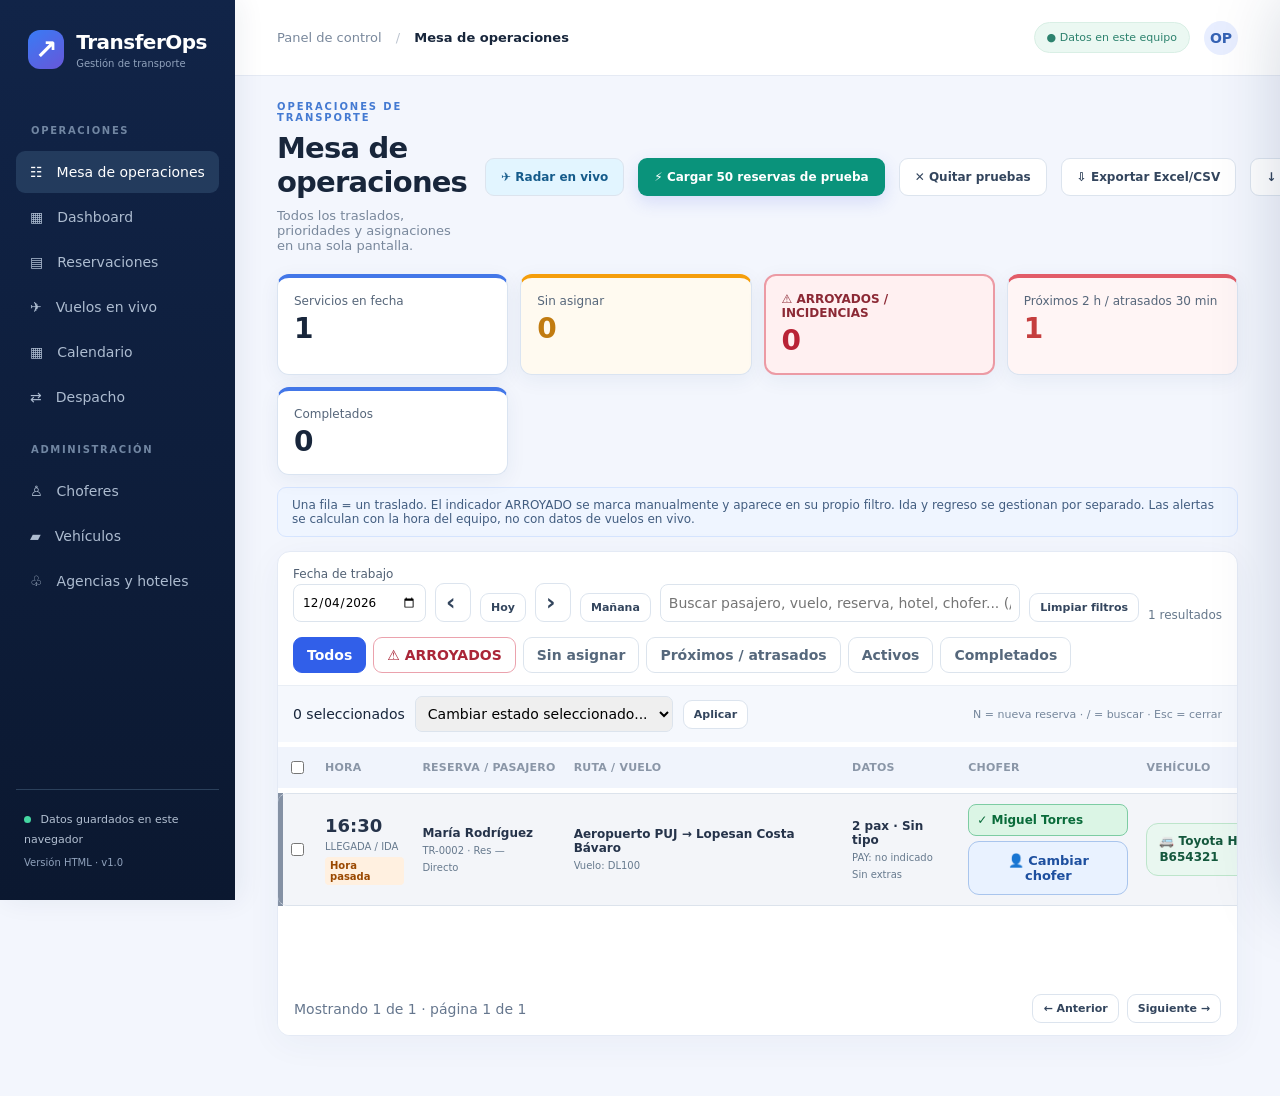
<file: index.html>
<!doctype html>
<html lang="es"><head><meta charset="UTF-8"><meta name="viewport" content="width=device-width, initial-scale=1"><meta name="theme-color" content="#101f34"><title>TransferOps | Gestión de transporte</title><link rel="stylesheet" href="styles.css"><link rel="stylesheet" href="pc-pro.css"></head>
<body>
<div class="layout">
<aside class="sidebar" id="sidebar"><div class="brand"><div class="brand-icon">↗</div><div><strong>TransferOps</strong><small>Gestión de transporte</small></div></div><div class="nav-title">OPERACIONES</div><nav id="nav"><button class="nav-item active" data-view="mesa">☷ <span>Mesa de operaciones</span></button><button class="nav-item" data-view="dashboard">▦ <span>Dashboard</span></button><button class="nav-item" data-view="reservas">▤ <span>Reservaciones</span></button><a class="nav-item" href="vuelos.html" style="text-decoration:none">✈ <span>Vuelos en vivo</span></a><button class="nav-item" data-view="calendario">▦ <span>Calendario</span></button><button class="nav-item" data-view="despacho">⇄ <span>Despacho</span></button><div class="nav-title">ADMINISTRACIÓN</div><button class="nav-item" data-view="choferes">♙ <span>Choferes</span></button><button class="nav-item" data-view="vehiculos">▰ <span>Vehículos</span></button><button class="nav-item" data-view="agencias">♧ <span>Agencias y hoteles</span></button></nav><div class="sidebar-bottom"><span class="status-dot"></span> Datos guardados en este navegador <small>Versión HTML · v1.0</small></div></aside>
<div class="main-wrap"><header class="topbar"><div class="top-left"><button id="menuToggle" class="icon-button mobile-only" aria-label="Abrir menú">☰</button><div class="breadcrumb">Panel de control <span>/</span> <b id="breadcrumb">Mesa de operaciones</b></div></div><div class="top-right"><span class="live-pill">● Datos en este equipo</span><div class="avatar">OP</div></div></header>
<main class="content"><div class="head-row"><div><div class="eyebrow">OPERACIONES DE TRANSPORTE</div><h1 id="pageTitle">Mesa de operaciones</h1><p id="pageSubtitle">Visualiza y administra todos tus servicios desde un solo lugar.</p></div><div class="head-actions"><a class="btn btn-light" href="vuelos.html" style="text-decoration:none;background:#e2f5ff;color:#155b8b">✈ Radar en vivo</a><button class="btn btn-primary" id="loadDemoBtn" style="background:#0a937b;color:white">⚡ Cargar 50 reservas de prueba</button><button class="btn btn-light" id="removeDemoBtn" title="Elimina solamente las reservas TEST- y los recursos de prueba">✕ Quitar pruebas</button><button class="btn btn-light" id="csvBtn">⇩ Exportar Excel/CSV</button><button class="btn btn-light" id="exportBtn">↓ Respaldo</button><button class="btn btn-primary" id="newBookingBtn">＋ Nueva reserva</button></div></div><div id="content"></div></main></div></div>
<div class="modal-backdrop hidden" id="modal"><div class="modal" role="dialog" aria-modal="true" aria-labelledby="modalTitle"><div class="modal-head"><div><div class="eyebrow">GESTIÓN DE SERVICIOS</div><h2 id="modalTitle">Nueva reservación</h2></div><button class="icon-button" id="closeModal" aria-label="Cerrar">✕</button></div><form id="bookingForm"><input type="hidden" name="id"><div class="form-grid"><label>Nombre del pasajero *<input name="passenger" required maxlength="100" placeholder="Ej. Juan Pérez"></label><label>Teléfono / WhatsApp<input name="phone" placeholder="809-000-0000"></label><label>Origen comercial<select name="source" id="sourceSelect"><option value="directo">Cliente directo</option><option value="agencia">Agencia</option><option value="hotel">Hotel</option></select></label><label>Agencia u hotel<select name="agencyId" id="agencySelect"><option value="">Sin intermediario</option></select></label><label>Referencia de reserva (Res)<input name="externalRef" maxlength="60" placeholder="Ej. 97337"></label><label>Estado de pago (PAY)<select name="paymentStatus"><option value="no_indicado">No indicado (—)</option><option value="pendiente">Pendiente</option><option value="pagado">Pagado</option><option value="parcial">Pago parcial</option><option value="cobrar_chofer">Cobrar al chofer</option></select></label><label>Pasajeros *<input name="pax" type="number" min="1" max="100" value="2" required></label><label>Tipo de servicio<select name="tripType" id="tripType"><option value="solo_ida">Solo ida</option><option value="ida_vuelta">Ida y vuelta</option></select></label></div><div class="form-section-title">TRAYECTO DE IDA</div><div class="form-grid"><label>Origen *<input name="origin" required placeholder="Aeropuerto PUJ"></label><label>Destino *<input name="destination" required placeholder="Hotel / dirección"></label><label>Fecha y hora *<input type="datetime-local" name="departure" required></label><label>Vuelo<input name="flight" placeholder="Ej. AA123"></label><label>Vehículo solicitado (VEH)<input name="requestedVehicle" maxlength="80" placeholder="Ej. HIACE"></label><label>Habitación / dato adicional<input name="room" maxlength="80" placeholder="Si aplica"></label><label>Precio (USD)<input name="price" type="number" min="0" step="0.01" value="0"></label><label>Duración estimada (min)<input name="duration" type="number" min="15" max="1440" value="90"></label></div><div class="return-box hidden" id="returnBox"><div class="form-section-title">TRAYECTO DE REGRESO</div><div class="form-grid"><label>Fecha y hora de regreso *<input type="datetime-local" name="returnDeparture"></label><label>Vuelo de regreso<input name="returnFlight" placeholder="Ej. AA456"></label><label>Precio regreso (USD)<input name="returnPrice" type="number" min="0" step="0.01" value="0"></label><label>Duración estimada (min)<input name="returnDuration" type="number" min="15" max="1440" value="90"></label></div><div class="form-hint">El regreso invierte automáticamente el origen y destino de la ida.</div></div><label class="full-label">Extras / indicaciones del comprobante<input name="extras" maxlength="300" placeholder="Ej. X1 XV RUM / X2 SIX PACK"></label><label class="full-label">Observaciones<textarea name="notes" rows="2" placeholder="Instrucciones, silla para bebé, punto de encuentro..."></textarea></label><div class="form-actions"><button type="button" class="btn btn-light" id="cancelModal">Cancelar</button><button type="submit" class="btn btn-primary">Guardar reservación</button></div></form></div></div>
<nav class="mobile-dock" aria-label="Navegación rápida"><button data-dock="mesa" class="dock-active"><span>▤</span>Mesa</button><button data-dock="reservas"><span>▣</span>Reservas</button><button data-dock="calendario"><span>▦</span>Agenda</button><button data-dock="despacho"><span>⇄</span>Despacho</button><button data-dock="nuevo" class="dock-new"><span>＋</span>Nueva</button></nav>
<div class="quick-backdrop hidden" id="quickBackdrop"></div><aside id="quickPanel" class="quick-panel" role="dialog" aria-modal="true" aria-label="Detalle del traslado" aria-hidden="true"><div id="quickContent"></div></aside><div class="driver-picker-backdrop hidden" id="driverPicker" role="dialog" aria-modal="true" aria-labelledby="driverPickerTitle"><section class="driver-picker"><div class="driver-picker-head"><div><small>ASIGNACIÓN RÁPIDA</small><h2 id="driverPickerTitle">Asignar chofer</h2><p id="driverPickerSubtitle"></p></div><button id="closeDriverPicker" class="driver-picker-close" aria-label="Cerrar">✕</button></div><input id="driverPickerSearch" type="search" placeholder="🔎 Buscar chofer o placa…" autocomplete="off"><div class="driver-picker-list" id="driverPickerList"></div><div class="driver-picker-footer"><button id="removeAssignedDriver" class="driver-picker-remove" hidden>Quitar chofer asignado</button><span>El vehículo se asigna automáticamente</span></div></section></div><div id="toast" class="toast hidden" role="status"></div><script src="demo-50.js"></script><script src="app.js"></script></body></html>
</file>
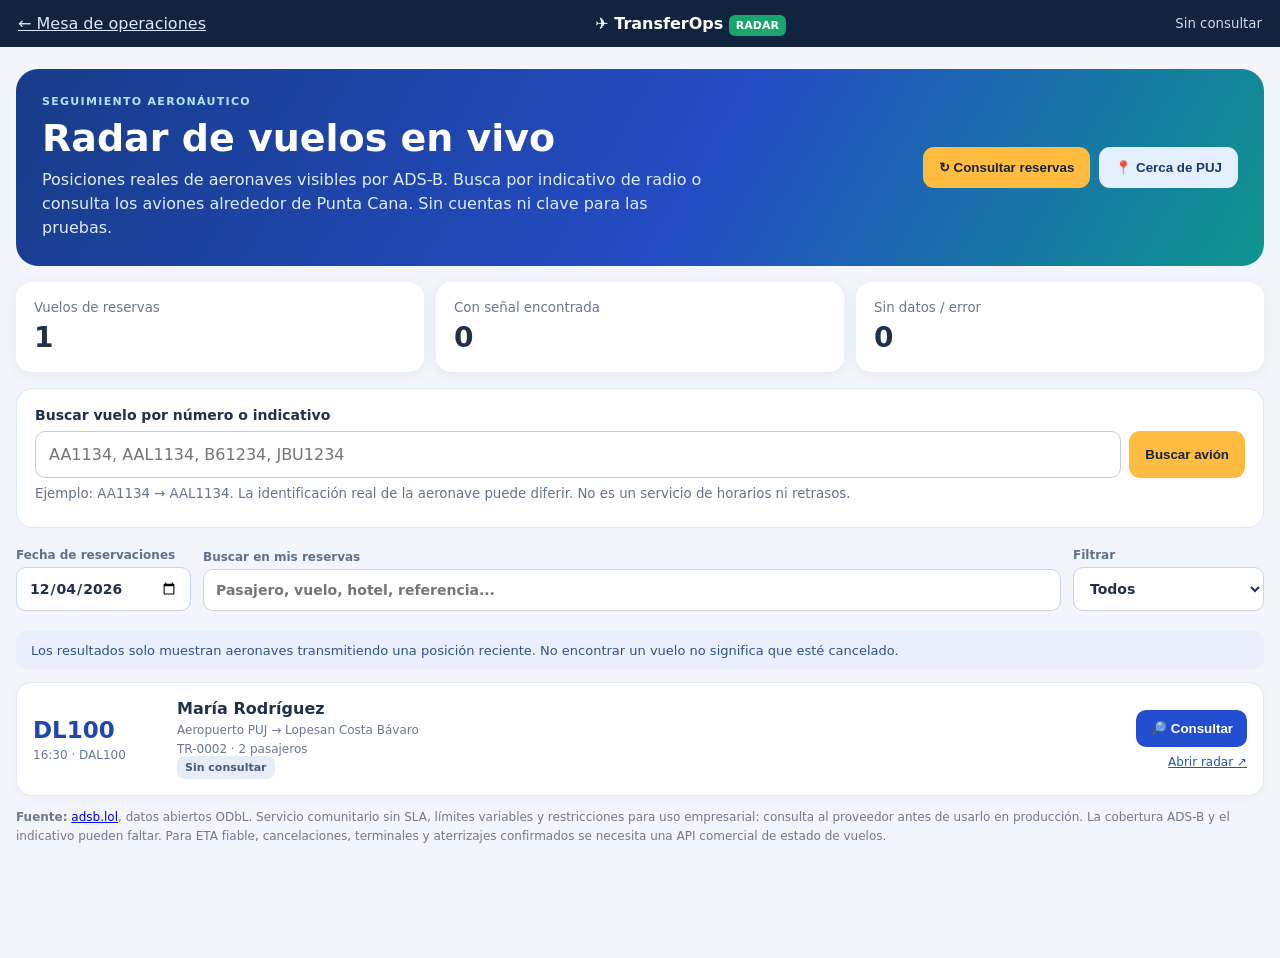
<file: vuelos.html>
<!doctype html><html lang="es"><head><meta charset="utf-8"><meta name="viewport" content="width=device-width, initial-scale=1"><meta name="theme-color" content="#153769"><title>Radar de vuelos | TransferOps</title><link rel="stylesheet" href="vuelos.css"></head><body>
<header class="bar"><a class="back" href="index.html">← Mesa de operaciones</a><strong>✈ TransferOps <span>RADAR</span></strong><small id="serverStatus">Sin consultar</small></header>
<main><section class="hero"><div><div class="eyebrow">SEGUIMIENTO AERONÁUTICO</div><h1>Radar de vuelos en vivo</h1><p>Posiciones reales de aeronaves visibles por ADS-B. Busca por indicativo de radio o consulta los aviones alrededor de Punta Cana. Sin cuentas ni clave para las pruebas.</p></div><div class="actions"><button id="refreshBtn" class="primary" type="button">↻ Consultar reservas</button><button id="nearbyBtn" type="button">📍 Cerca de PUJ</button></div></section>
<section class="stats"><div><small>Vuelos de reservas</small><b id="total">0</b></div><div><small>Con señal encontrada</small><b id="checked">0</b></div><div><small>Sin datos / error</small><b id="alert">0</b></div></section>
<section class="quicksearch"><label for="manual">Buscar vuelo por número o indicativo</label><div class="quickrow"><input id="manual" placeholder="AA1134, AAL1134, B61234, JBU1234" autocomplete="off" aria-label="Vuelo"><button id="manualBtn" class="primary">Buscar avión</button></div><small>Ejemplo: AA1134 → AAL1134. La identificación real de la aeronave puede diferir. No es un servicio de horarios ni retrasos.</small><div id="manualResult"></div></section>
<section class="filters"><label>Fecha de reservaciones<input type="date" id="date"></label><label>Buscar en mis reservas<input type="search" id="search" placeholder="Pasajero, vuelo, hotel, referencia..."></label><label>Filtrar<select id="filter"><option value="all">Todos</option><option value="found">Con señal</option><option value="pending">Sin consultar</option><option value="missing">Sin señal / errores</option></select></label></section>
<div class="notice" id="notice" role="status">Los resultados solo muestran aeronaves transmitiendo una posición reciente. No encontrar un vuelo no significa que esté cancelado.</div><div id="list" class="list"></div>
<section class="nearby" id="nearbySection" hidden><h2>🛫 Aeronaves próximas a Punta Cana <span id="nearbyCount"></span></h2><p>Radio aproximado de 45 millas náuticas alrededor de PUJ. Esto incluye vuelos que pasan por la zona; no confirma que aterricen en el aeropuerto.</p><div id="nearbyList" class="nearby-grid"></div></section>
<p class="foot"><strong>Fuente:</strong> <a href="https://www.adsb.lol/" target="_blank" rel="noopener">adsb.lol</a>, datos abiertos ODbL. Servicio comunitario sin SLA, límites variables y restricciones para uso empresarial: consulta al proveedor antes de usarlo en producción. La cobertura ADS-B y el indicativo pueden faltar. Para ETA fiable, cancelaciones, terminales y aterrizajes confirmados se necesita una API comercial de estado de vuelos.</p></main>
<script src="vuelos.js"></script></body></html>
</file>
<file: styles.css>
:root{--navy:#101f34;--blue:#2366d1;--blue-light:#e9f0ff;--ink:#18263b;--muted:#79889c;--line:#e6ebf2;--canvas:#f6f8fc;--white:#fff;--green:#14856c;--red:#d95757}*{box-sizing:border-box}body{margin:0;font-family:Inter,ui-sans-serif,system-ui,-apple-system,"Segoe UI",Arial,sans-serif;background:var(--canvas);color:var(--ink);font-size:14px}button,input,select,textarea{font:inherit}button{cursor:pointer}.layout{display:flex;min-height:100vh}.sidebar{width:249px;flex:none;background:var(--navy);color:#dbe6f5;display:flex;flex-direction:column;padding:28px 16px;position:sticky;top:0;height:100vh}.brand{display:flex;align-items:center;gap:12px;padding:2px 12px 33px}.brand-icon{width:39px;height:39px;background:#387de2;border-radius:12px;display:grid;place-items:center;font-size:27px;font-weight:800;color:#fff}.brand strong{font-size:20px;letter-spacing:-.5px;color:#fff}.brand small,.sidebar-bottom small{display:block;font-size:10px;color:#90a2bc;margin-top:4px}.nav-title{font-size:10px;letter-spacing:1.65px;color:#7186a2;padding:23px 15px 12px;font-weight:800}.nav-item{display:flex;align-items:center;gap:14px;border:0;width:100%;padding:13px 14px;border-radius:9px;color:#adbcd0;background:transparent;text-align:left;font-size:14px;margin:3px 0}.nav-item:first-letter{font-size:19px}.nav-item.active,.nav-item:hover{background:#233b5d;color:#fff}.sidebar-bottom{margin-top:auto;font-size:11px;border-top:1px solid #2b405b;padding:20px 8px 0;color:#b3c0d2;line-height:1.8}.status-dot{display:inline-block;width:7px;height:7px;border-radius:50%;background:#45d7a2;margin-right:6px}.main-wrap{flex:1;min-width:0}.topbar{height:76px;background:#fff;border-bottom:1px solid var(--line);display:flex;align-items:center;justify-content:space-between;padding:0 42px}.breadcrumb{color:var(--muted);font-size:13px}.breadcrumb span{margin:0 10px;color:#bdc5d0}.breadcrumb b{color:var(--ink)}.top-right,.head-actions,.top-left{display:flex;align-items:center;gap:14px}.live-pill{color:#2d826e;background:#ebf8f2;border:1px solid #d9efe5;font-size:11px;padding:8px 12px;border-radius:30px}.avatar{width:34px;height:34px;background:#e8eeff;color:#3562b4;font-weight:700;border-radius:50%;display:grid;place-items:center}.content{max-width:1600px;margin:0 auto;padding:38px 42px}.head-row{display:flex;justify-content:space-between;align-items:center;gap:18px;margin-bottom:30px}.eyebrow{font-size:10px;letter-spacing:1.9px;font-weight:800;color:#447ad2;margin-bottom:8px}.head-row h1{font-size:29px;margin:0;letter-spacing:-.8px}.head-row p{color:var(--muted);margin:9px 0 0;font-size:13px}.btn{border:1px solid transparent;display:inline-flex;align-items:center;gap:7px;border-radius:9px;padding:11px 15px;font-size:12px;font-weight:700;white-space:nowrap}.btn-primary{background:var(--blue);color:white}.btn-primary:hover{background:#1757bc}.btn-light{background:#fff;border-color:#dce4ee;color:#33455d}.btn-light:hover{background:#f2f6fd}.btn-sm{font-size:11px;padding:7px 10px}.stats{display:grid;grid-template-columns:repeat(4,minmax(0,1fr));gap:17px;margin-bottom:24px}.stat{background:#fff;border:1px solid var(--line);border-radius:13px;padding:22px;position:relative;min-height:128px}.stat span{color:var(--muted);font-size:12px}.stat b{display:block;font-size:30px;margin-top:13px;letter-spacing:-1px}.stat i{position:absolute;right:19px;top:18px;background:#f0f5fe;color:#4279d3;border-radius:10px;padding:9px;font-style:normal;font-size:18px}.section{background:#fff;border:1px solid var(--line);border-radius:13px;margin-bottom:22px;overflow:hidden}.section-head{padding:21px 23px;border-bottom:1px solid var(--line);display:flex;align-items:center;justify-content:space-between;gap:15px}.section-head h2{font-size:15px;margin:0}.section-head p{font-size:12px;color:var(--muted);margin:6px 0 0}.section-body{padding:22px}.table-scroll{overflow-x:auto}.table{width:100%;border-collapse:collapse;text-align:left}.table th{background:#f9fbfd;color:#8a96a7;font-size:10px;letter-spacing:.7px;font-weight:800;text-transform:uppercase;padding:13px 18px;white-space:nowrap}.table td{padding:16px 18px;border-top:1px solid #edf0f5;font-size:12px;vertical-align:middle}.table strong{display:block;color:#25334a}.secondary{color:var(--muted);font-size:11px;margin-top:5px}.badge{display:inline-block;border-radius:6px;font-size:10px;font-weight:700;padding:6px 9px;white-space:nowrap;background:#f0f2f6;color:#65758a}.badge.confirmada,.badge.asignado{background:#eaf1ff;color:#376cbe}.badge.en_camino,.badge.en_curso,.badge.pasajero_a_bordo{background:#e7f7f3;color:#13866e}.badge.completado{background:#e7f7ed;color:#208350}.badge.cancelado{background:#ffebeb;color:#cb4e4e}.badge.pendiente{background:#fff4e3;color:#ac7427}.toolbar{display:flex;gap:10px;align-items:center;flex-wrap:wrap;padding:17px 20px;border-bottom:1px solid var(--line)}.toolbar input,.toolbar select,.simple-form input,.simple-form select{background:white;border:1px solid #dfe6ee;border-radius:8px;padding:10px 12px;outline-color:#2366d1;color:#34445a;min-width:125px}.toolbar input{flex:1;min-width:180px}.empty{padding:45px 20px;text-align:center;color:var(--muted)}.empty strong{display:block;margin-bottom:8px;color:var(--ink)}.link-button{color:#2569d2;background:transparent;border:none;font-weight:700;font-size:12px;padding:5px}.actions{display:flex;align-items:center;gap:5px}.mini-row{display:grid;grid-template-columns:1fr 1fr;gap:20px}.summary-list{display:flex;flex-direction:column;gap:12px}.summary-item{padding:12px;border:1px solid var(--line);border-radius:9px;display:flex;justify-content:space-between;gap:10px;align-items:center}.summary-item b{font-size:12px}.summary-item span{font-size:11px;color:var(--muted)}.modal-backdrop{position:fixed;inset:0;background:#0e1a2cb8;z-index:20;display:flex;align-items:center;justify-content:center;padding:18px}.hidden{display:none!important}.modal{background:#fff;border-radius:16px;max-width:760px;width:100%;max-height:94vh;overflow:auto;box-shadow:0 30px 90px #0004}.modal-head{padding:24px 28px 18px;border-bottom:1px solid var(--line);display:flex;justify-content:space-between;align-items:center}.modal-head h2{margin:0;font-size:21px}.icon-button{border:1px solid var(--line);border-radius:9px;background:#fff;padding:8px 11px}.modal form{padding:23px 28px 28px}.form-grid{display:grid;grid-template-columns:1fr 1fr;gap:16px}.form-grid label,.full-label{display:flex;flex-direction:column;gap:7px;font-size:11px;font-weight:700;color:#45566d}.form-grid input,.form-grid select,.full-label textarea{border:1px solid #dce5f1;border-radius:8px;padding:11px 12px;width:100%;font-weight:400;color:#203047;background:#fff}.form-grid input:focus,.form-grid select:focus,textarea:focus{outline:2px solid #adccff}.form-section-title{border-top:1px solid var(--line);padding-top:21px;margin:23px 0 16px;font-size:10px;font-weight:800;letter-spacing:1.6px;color:#447ad2}.return-box .form-section-title{border-top:none}.return-box{margin-top:22px;border:1px solid #dfe8f5;background:#f9fbff;border-radius:10px;padding:0 16px 18px}.form-hint{color:var(--muted);font-size:11px;margin-top:12px}.full-label{margin-top:18px}.form-actions{display:flex;justify-content:end;gap:10px;margin-top:23px}.toast{position:fixed;z-index:40;right:22px;bottom:24px;background:#152a43;color:#fff;border-radius:10px;padding:14px 20px;box-shadow:0 10px 30px #0003;font-size:12px}.simple-form{display:flex;gap:9px;flex-wrap:wrap;align-items:end}.simple-form input,.simple-form select{flex:1;min-width:145px}.month-bar{display:flex;gap:12px;align-items:center}.calendar{display:grid;grid-template-columns:repeat(7,minmax(0,1fr));gap:5px;padding:18px}.day-name{text-align:center;color:#8190a4;font-size:10px;font-weight:700;padding:8px}.day-cell{min-height:108px;border:1px solid var(--line);border-radius:8px;padding:8px;overflow:hidden;background:#fff}.day-cell.outside{background:#f9fafc;color:#aab4c2}.day-cell.today{border-color:#4082e5}.day-cell .date{font-size:12px;font-weight:700;display:block;margin-bottom:8px}.calendar-event{display:block;width:100%;padding:4px 6px;margin:3px 0;border:0;border-radius:5px;background:#edf3ff;color:#285da8;text-align:left;font-size:10px;white-space:nowrap;overflow:hidden;text-overflow:ellipsis}.calendar-event.return{background:#ecfaf3;color:#197354}.muted-note{font-size:11px;color:var(--muted)}.mobile-only{display:none}.pill-select{max-width:150px;padding:7px 5px;border:1px solid #dfe5ee;border-radius:6px;font-size:11px;background:#fff}.kpi-mini{font-weight:700;color:#206fcf}.detail-card{padding:17px 22px;display:flex;flex-wrap:wrap;gap:20px;justify-content:space-between;align-items:center;border-top:1px solid var(--line)}.detail-card .route{min-width:200px;flex:1}.detail-card .route strong{font-size:13px}.detail-card .assign{display:flex;gap:8px;flex-wrap:wrap}.detail-card .assign select{min-width:130px}.small-help{color:var(--muted);font-size:11px;padding:14px 20px}.details-tag{font-size:10px;color:#4776bc;background:#ebf1fc;border-radius:6px;padding:6px 8px}.notice{border:1px solid #d7e6fc;background:#eff5ff;color:#3f6396;font-size:12px;line-height:1.6;border-radius:10px;padding:15px 18px;margin-bottom:20px}@media(max-width:1100px){.stats{grid-template-columns:repeat(2,1fr)}.content{padding:30px 24px}.topbar{padding:0 24px}.mini-row{grid-template-columns:1fr}}@media(max-width:780px){.sidebar{position:fixed;z-index:12;left:-270px;transition:left .2s;box-shadow:10px 0 40px #0001}.sidebar.open{left:0}.mobile-only{display:inline-flex}.topbar{height:65px;padding:0 16px}.content{padding:25px 14px}.head-row{align-items:flex-start;flex-direction:column}.head-actions{width:100%;flex-wrap:wrap}.head-row h1{font-size:26px}.stats{gap:10px}.stat{padding:16px;min-height:110px}.stat b{font-size:24px}.form-grid{grid-template-columns:1fr}.modal form{padding:18px}.modal-head{padding:20px}.calendar{gap:2px;padding:8px}.day-cell{min-height:75px;padding:4px}.calendar-event{font-size:8px;padding:4px 2px}.day-name{font-size:9px}.section-head{padding:17px}.top-right .live-pill{display:none}}@media(max-width:420px){.stats{grid-template-columns:1fr 1fr}.stat i{display:none}.stat b{font-size:22px}.form-actions{flex-wrap:wrap}}

/* Mesa de operaciones: densidad controlada y acceso rápido */
.ops-stats{display:grid;grid-template-columns:repeat(4,minmax(0,1fr));gap:12px;margin-bottom:12px}.ops-stat{border:1px solid #dae4f1;background:#fff;border-radius:12px;padding:16px}.ops-stat span{display:block;font-size:12px;color:#56667a}.ops-stat strong{display:block;font-size:28px;margin-top:4px}.ops-stat.warn strong{color:#c17b10}.ops-stat.hot strong{color:#c53e3e}.ops-note{padding:10px 14px;background:#eff5ff;border:1px solid #d6e5ff;border-radius:9px;color:#425d80;margin-bottom:14px;font-size:12px}.ops-board{overflow:hidden}.ops-controls{display:flex;align-items:end;gap:9px;flex-wrap:wrap;padding:15px}.ops-controls label{display:grid;gap:3px;font-size:12px;color:#526174}.ops-controls input{min-height:38px;border:1px solid #dce4ed;border-radius:8px;padding:8px}.ops-search{flex:1;min-width:245px}.ops-count{font-size:12px;color:#66788b}.ops-tabs{display:flex;gap:6px;overflow:auto;padding:0 15px 12px}.ops-tab{border:1px solid #dce4ed;border-radius:18px;padding:9px 13px;white-space:nowrap;background:#fff;color:#56687c;font-weight:650}.ops-tab.selected{background:#e7efff;color:#1755a7;border-color:#a9c8ff}.ops-bulk{display:flex;gap:10px;align-items:center;flex-wrap:wrap;padding:10px 15px;background:#f5f8fd;border-top:1px solid #e9eef5}.ops-bulk select{padding:8px;border:1px solid #dce4ed;border-radius:7px}.ops-helper{font-size:11px;color:#75869b;margin-left:auto}.ops-table{font-size:12px;min-width:1400px}.ops-table td,.ops-table th{padding:11px 9px;vertical-align:middle}.ops-table td strong{font-size:12px}.ops-table td small{display:block;color:#677a8e;margin-top:4px;max-width:250px;line-height:1.3}.ops-time strong{font-size:18px!important}.ops-alert{display:inline-block;background:#fff0e0;color:#9a4800;border-radius:4px;padding:3px 5px;margin-top:4px;font-weight:700;font-size:10px}.ops-select{max-width:170px;width:100%;border:1px solid #ccd9e7;border-radius:7px;padding:9px 4px;background:#fff;font-size:12px}.ops-table tr.ops-unassigned{box-shadow:inset 3px 0 #e2a22a}.ops-table tr.ops-late{background:#fff4f3}.ops-table tr.ops-urgent:not(.ops-late){background:#fffaf1}.ops-footer{display:flex;justify-content:space-between;align-items:center;gap:12px;padding:12px 16px;color:#66778e}.ops-footer div{display:flex;gap:8px}@media(max-width:900px){.ops-stats{grid-template-columns:repeat(2,minmax(0,1fr))}.ops-helper{display:none}.ops-controls{align-items:stretch}}

/* TransferOps Mobile: diseñado para despachar con una sola mano */
:root{--blue:#2864e7;--navy:#122342;--canvas:#f2f5fc;--green:#0e9c7a;--red:#e44759;--orange:#e89020}
.btn-primary{background:linear-gradient(120deg,#2765e9,#7746db);box-shadow:0 5px 15px #3855bd20}.btn:active,.service-button:active,.mobile-dock button:active{transform:scale(.98)}
.ops-stat{border-top:4px solid #4c77eb;box-shadow:0 5px 20px #203d7210}.ops-stat.warn{border-top-color:#f4a932;background:#fff9ef}.ops-stat.hot{border-top-color:#f0616b;background:#fff4f5}.ops-stat:last-child{border-top-color:#17ad84;background:#f1fcf8}
.ops-tab.selected{background:#274cbb;color:#fff;border-color:#274cbb}.ops-table tbody tr:hover{background:#f0f5ff}.mobile-dock,.mobile-services{display:none}
@media(max-width:780px){
 html{scroll-padding-top:70px}body{background:#f3f6fd}.topbar{height:56px;position:sticky;top:0;z-index:8;box-shadow:0 3px 16px #18395a0a}.breadcrumb{font-size:12px}.avatar{width:30px;height:30px}.content{padding:17px 12px calc(105px + env(safe-area-inset-bottom))}.eyebrow{font-size:9px}.head-row{gap:12px;margin-bottom:15px}.head-row h1{font-size:23px}.head-row p{font-size:12px;margin-top:5px}.head-actions{display:grid;grid-template-columns:1fr 1fr;gap:8px}.head-actions .btn{justify-content:center;padding:12px 6px;font-size:11px}.head-actions .btn-primary{background:linear-gradient(110deg,#285feb,#7440d8)}
 .mobile-dock{display:flex;position:fixed;bottom:0;left:0;right:0;z-index:15;align-items:stretch;justify-content:space-around;background:#fff;border-top:1px solid #dbe3ef;padding:7px 4px calc(7px + env(safe-area-inset-bottom));box-shadow:0 -10px 30px #19305716}.mobile-dock button{border:0;background:transparent;min-width:0;flex:1;display:flex;flex-direction:column;align-items:center;justify-content:center;gap:2px;color:#718198;font-size:10px;font-weight:750;padding:5px 1px;border-radius:10px;min-height:50px}.mobile-dock button span{font-size:23px;line-height:25px}.mobile-dock button.dock-active{background:#edf3ff;color:#2c58c9}.mobile-dock button.dock-new{background:linear-gradient(140deg,#315bea,#7c49d9);color:#fff;margin-left:3px;box-shadow:0 4px 12px #365ae33d}
 .ops-stats{gap:8px}.ops-stat{padding:11px;min-height:91px;border-radius:12px}.ops-stat span{font-size:11px;line-height:1.3}.ops-stat strong{font-size:25px;margin-top:6px}.ops-note{padding:10px 12px;font-size:11px;margin-bottom:10px}.ops-board{border:0;background:transparent;overflow:visible}.ops-controls{padding:12px;background:white;border:1px solid #e2e9f4;border-radius:13px;display:grid;grid-template-columns:1fr 1fr;gap:8px}.ops-controls label{grid-column:1 / -1;font-weight:700}.ops-controls input{width:100%;min-height:46px;font-size:15px}.ops-controls .ops-search{grid-column:1 / -1;grid-row:3;min-width:0;font-size:16px;min-height:48px;background:#f7f9fe}.ops-controls .ops-count{grid-column:1/-1;text-align:center;font-size:11px}.ops-controls [data-mesa-today],.ops-controls [data-mesa-tomorrow]{min-height:42px;justify-content:center;background:#eaf1ff;color:#284caf;border-color:#cadbff}.ops-controls label{grid-row:1}.ops-tabs{padding:12px 0;gap:7px;scrollbar-width:none}.ops-tabs::-webkit-scrollbar{display:none}.ops-tab{font-size:12px;padding:11px 14px;border-radius:25px;min-height:43px}.ops-bulk{background:white;border:1px solid #e6eaf2;border-radius:12px;padding:9px;gap:7px;margin-bottom:10px}.ops-bulk select{flex:1;min-width:0;min-height:40px}.ops-bulk button{min-height:40px}.ops-bulk #mesaSelectedCount{font-size:11px;white-space:nowrap}.desktop-ops-table{display:none}.mobile-services{display:grid;gap:11px}.mobile-service{border:1px solid #dfe7f3;border-left:5px solid #4d79eb;border-radius:15px;padding:14px;background:white;box-shadow:0 5px 19px #193e770b}.mobile-service.service-missing{border-left-color:#eea52a}.mobile-service.service-urgent{background:#fffaf1}.mobile-service.service-late{background:#fff3f4;border-left-color:#e65262}.service-top{display:flex;align-items:center;flex-wrap:wrap;gap:7px}.service-clock{font-size:24px;font-weight:850;letter-spacing:-.6px;color:#14253e}.service-type{font-size:10px;font-weight:850;border-radius:7px;padding:6px 8px}.service-arrival{background:#e3f5f1;color:#137b60}.service-exit{background:#eee9ff;color:#6748b5}.service-alert{background:#ffdfdc;color:#a8323e;font-size:10px;font-weight:750;border-radius:6px;padding:5px}.service-main{display:flex;justify-content:space-between;align-items:center;gap:8px;margin:10px 0}.service-name{display:block;font-size:16px;color:#172947}.service-ref{font-size:11px;color:#708198;margin-top:3px}.service-route{background:#f4f7fc;border-radius:10px;padding:10px 12px;display:grid;grid-template-columns:1fr;gap:3px}.service-route strong{font-size:12px;font-weight:700;line-height:1.35}.service-route span{color:#6885c5;font-size:12px;font-weight:900}.service-chips{display:flex;gap:6px;flex-wrap:wrap;margin-top:9px}.service-chips span{background:#eaf2ff;color:#345b92;border-radius:7px;padding:6px 8px;font-size:11px;font-weight:700}.service-meta{color:#64758c;font-size:11px;margin:10px 0 0}.service-extras{margin-top:7px;border-radius:6px;background:#fdf4df;color:#805f21;padding:8px;font-size:11px;word-break:break-word}.service-actions{display:grid;grid-template-columns:minmax(0,1fr) minmax(0,1fr) 45px;gap:7px;margin-top:12px}.service-button{border:1px solid #d2def0;background:#edf3ff;color:#2355b2;min-height:45px;border-radius:9px;font-size:11px;font-weight:800;white-space:normal;padding:7px 5px}.next-button{background:#0fa17c;color:white;border-color:#0fa17c}.edit-button{font-size:19px;background:#fff}.service-assign{display:grid;gap:10px;background:#f3f6fd;padding:12px;border-radius:10px;margin-top:12px}.service-assign label{display:grid;gap:5px;font-size:11px;font-weight:750;color:#476080}.service-assign select{width:100%;min-height:46px;border:1px solid #cddcf1;border-radius:8px;background:#fff;padding:8px;font-size:15px;color:#193654}.ops-footer{border:0;background:white;border-radius:12px;margin-top:10px;font-size:11px;flex-wrap:wrap}.ops-footer .btn{min-height:41px}.section:not(.ops-board){border-radius:13px}.modal-backdrop{padding:0;align-items:end}.modal{width:100%;max-height:95dvh;border-radius:20px 20px 0 0;padding-bottom:env(safe-area-inset-bottom)}.modal-head{position:sticky;top:0;background:#fff;z-index:1;padding:18px 16px}.modal form{padding:14px 16px 30px}.form-grid{gap:13px}.form-grid input,.form-grid select,.full-label textarea,.full-label input{min-height:46px;font-size:16px}.form-actions{position:sticky;bottom:0;background:white;border-top:1px solid #e3e9f1;padding:12px 0;z-index:2}.form-actions .btn{min-height:46px;flex:1;justify-content:center}.toast{bottom:calc(85px + env(safe-area-inset-bottom));left:14px;right:14px;font-size:13px;text-align:center}
 .table-scroll:not(.desktop-ops-table){max-width:100%;overflow-x:auto}.toolbar{gap:8px;padding:12px}.toolbar input,.toolbar select{min-height:44px}.stat{min-height:104px}.day-cell{min-height:68px}.calendar-event{display:none}.day-cell:has(.calendar-event){background:#eaf2ff;border-color:#a4c1fb}.day-cell:has(.calendar-event):after{content:'●';font-size:13px;color:#3771db}
}
@media(max-width:365px){.service-actions{grid-template-columns:1fr 1fr 38px}.service-button{font-size:10px}.ops-stat strong{font-size:22px}.mobile-dock button{font-size:9px}}
</file>
<file: pc-pro.css>
/* TransferOps PC Pro — herramientas de mesa y panel lateral */
:root{--navy:#10213c;--blue:#315fe7;--canvas:#f3f6fd;--green:#059669}
body{background:#f3f6fd}
.sidebar{background:linear-gradient(180deg,#112448,#0b1830);box-shadow:5px 0 25px #1a315012}
.brand-icon{background:linear-gradient(145deg,#397bf5,#6757d9)}
.btn-primary{background:linear-gradient(100deg,#315ee9,#654fdd);border-color:transparent;box-shadow:0 6px 17px #405ede2a}
.btn-primary:hover{filter:brightness(1.08)}
.topbar{background:#fff;border-bottom:1px solid #e5eaf4}
.ops-board{box-shadow:0 7px 35px #2341670c;border:1px solid #e4eaf5}
.ops-controls{gap:9px}.ops-controls input.ops-search{min-width:270px;flex:1}
.ops-stats .ops-stat{background:#fff;border-top:4px solid #4377e8}
.ops-stats .ops-stat.warn{border-top-color:#f59e0b;background:#fffaf0}
.ops-stats .ops-stat.hot{border-top-color:#e25c68;background:#fff5f5}
.ops-tabs{gap:7px}.ops-tab{border-radius:9px;transition:background .15s}
.ops-tab.selected{background:#315fe9;color:white;border-color:#315fe9}
.ops-table thead th{background:#f0f4fc;position:sticky;top:0;z-index:3;white-space:nowrap;font-size:11px;letter-spacing:.02em}
.desktop-ops-table{max-height:calc(100vh - 480px);min-height:240px;overflow:auto}
.ops-table td{vertical-align:middle}.ops-table tbody tr:hover{background:#edf4ff!important;box-shadow:inset 4px 0 #5775ef}
.ops-select{min-width:122px;max-width:190px;padding:8px 6px}
.ops-open{background:#e9efff!important;color:#315de3!important;font-weight:750!important;border-color:#cad8ff!important;white-space:nowrap}
.ops-open:hover{background:#315de3!important;color:white!important}
.day-step{font-size:23px!important;min-width:36px;line-height:1!important}
.quick-backdrop{position:fixed;inset:0;background:rgba(12,27,52,.32);z-index:85}
.quick-backdrop.hidden{display:none}
.quick-panel{position:fixed;right:0;top:0;width:min(460px,100vw);height:100dvh;background:#fff;z-index:90;box-shadow:-18px 0 70px #0e265333;transform:translateX(105%);transition:transform .2s ease;overflow:hidden}
.quick-panel.visible{transform:translateX(0)}
.quick-head{display:flex;justify-content:space-between;align-items:flex-start;padding:25px 27px 18px;border-bottom:1px solid #e6eaf2;background:linear-gradient(110deg,#f6f9ff,#f3f0ff)}
.quick-head h2{margin:7px 0 4px;font-size:23px}.quick-code{font-size:12px;color:#617493}
.quick-scroll{height:calc(100dvh - 112px);overflow-y:auto;padding:20px 27px 45px}
.quick-status{display:flex;justify-content:space-between;align-items:center;gap:10px;font-size:12px;color:#66758b}
.quick-route{border:1px solid #dae4f5;border-radius:14px;background:#f6f9ff;padding:16px 18px;margin:16px 0;display:grid;gap:3px}
.quick-route span,.quick-grid span{font-size:10px;color:#7b8aa1;text-transform:uppercase;font-weight:750;letter-spacing:.06em}
.quick-route strong{font-size:15px;color:#152846}.quick-route div{color:#647bc2;margin:5px 0}
.quick-grid{display:grid;grid-template-columns:1fr 1fr;gap:12px;margin-bottom:17px}
.quick-grid div{background:#f6f8fc;border:1px solid #edf0f6;padding:11px 12px;border-radius:10px;display:grid;gap:5px;min-width:0}
.quick-grid strong{font-size:12px;overflow-wrap:anywhere}.quick-note{border-left:4px solid #e6a23e;padding:10px 13px;background:#fff8e9;margin:12px 0;border-radius:5px;font-size:12px}.quick-note p{margin:5px 0 0;overflow-wrap:anywhere}
.quick-label{font-size:10px;font-weight:850;letter-spacing:.11em;color:#53709a;margin:22px 0 11px}
.quick-field{font-size:12px;font-weight:750;display:grid;gap:5px;margin-bottom:11px}.quick-field select{width:100%;padding:11px 12px;border:1px solid #ccd7e9;border-radius:9px;background:#fff;color:#263952}
.quick-buttons{display:grid;grid-template-columns:1fr 1fr;gap:9px}.quick-action{min-height:43px;border:0;border-radius:9px;color:#fff;font-weight:800}.quick-action.blue{background:#3576e8}.quick-action.purple{background:#7454d4}.quick-action.amber{background:#e19a22}.quick-action.green{background:#0c9b73}.quick-action:hover{filter:brightness(.91)}.full-quick-edit{width:100%;margin-top:13px;padding:12px}
@media(min-width:1100px){.content{padding-top:25px}.head-row{margin-bottom:21px}.ops-table td{padding-top:10px!important;padding-bottom:10px!important}.sidebar{width:235px}.ops-table small{line-height:1.35}.ops-board .ops-footer{background:#fff}}
@media(max-width:760px){.quick-head{padding:18px}.quick-scroll{padding:17px}.head-actions #csvBtn{display:none}.quick-panel{width:100vw}.ops-board .ops-controls .ops-search{min-width:0}.ops-table{display:none}}

/* Centro de despacho: estado visible sin depender solo de color */
.ops-table{border-collapse:separate!important;border-spacing:0 5px!important}.ops-table tbody tr{--state:#8491a4;--state-light:#f3f5f9;background:var(--state-light)!important;box-shadow:inset 5px 0 var(--state)!important}.ops-table tbody tr td{background:transparent!important;border-block:1px solid #dce3ec!important;vertical-align:middle}.ops-table tbody tr td:first-child{border-radius:9px 0 0 9px}.ops-table tbody tr td:last-child{border-radius:0 9px 9px 0}
.ops-state-pendiente,.state-pendiente{--state:#ec9c19;--state-light:#fff5df}.ops-state-confirmada,.state-confirmada{--state:#3684d7;--state-light:#edf6ff}.ops-state-asignado,.state-asignado{--state:#7557d7;--state-light:#f3efff}.ops-state-en_camino,.state-en_camino{--state:#0aa3a3;--state-light:#e9fbfb}.ops-state-pasajero_a_bordo,.state-pasajero_a_bordo{--state:#188f56;--state-light:#e8faee}.ops-state-completado,.state-completado{--state:#7f9b90;--state-light:#eef5f1}.ops-state-cancelado,.state-cancelado{--state:#d96363;--state-light:#fff0f0}
.ops-status-cell{min-width:132px}.status-strong{display:block;background:var(--state);color:#fff;padding:8px 9px;border-radius:8px;font-size:11px;font-weight:900;letter-spacing:.035em;text-align:center;margin-bottom:6px;white-space:nowrap}.ops-status-cell select{background:#fff!important;border:1px solid var(--state)!important;width:100%;font-size:11px!important}
.ops-driver-cell{min-width:172px}.driver-identity{padding:8px;border-radius:8px;line-height:1.2;font-weight:900;font-size:12px;margin-bottom:5px;overflow-wrap:anywhere}.driver-assigned .driver-identity{background:#dbf5e5;color:#096b3a;border:1px solid #7dcca3}.driver-missing .driver-identity{background:#ffe8e8;color:#a12735;border:1px solid #efa2a2}.ops-driver-cell .ops-select{width:100%;max-width:none!important}.ops-row-arroyado{outline:2px solid #c32e3d;outline-offset:-1px;box-shadow:inset 6px 0 #c32e3d!important;background:#fff0f0!important}.flag-toggle{border:1px solid #db7d85;border-radius:9px;background:white;color:#9e2837;font-weight:850;font-size:11px;min-height:35px;padding:7px 10px;cursor:pointer;white-space:nowrap}.flag-toggle:hover{background:#ffe6e8}.flag-toggle.is-marked{background:#b92336!important;color:white!important;border-color:#b92336!important}.flag-arroyado{background:#b92336;color:white;border-radius:6px;padding:4px 7px;font-size:10px;font-weight:950}.ops-stat.arroyados-stat{background:#fff0f1;border:2px solid #ec9aa4;cursor:pointer}.ops-stat.arroyados-stat strong{color:#b92336}.ops-stat.arroyados-stat span{color:#8c2935;font-weight:900}.ops-stat.arroyados-stat:hover{background:#ffe1e5}.mobile-service{border-left:6px solid var(--state)!important;background:var(--state-light)!important}.mobile-service.marked-arroyado{outline:2px solid #b92336!important}.mobile-driver{border:1px solid #cbd8e9;padding:10px 12px;border-radius:9px;font-size:12px;margin:9px 0;font-weight:750;display:flex;gap:6px;align-items:center;flex-wrap:wrap}.mobile-driver.has-driver{background:#e4f8eb;color:#066335}.mobile-driver.missing-driver{background:#ffeded;color:#9c2733}.quick-driver-banner{display:flex;flex-direction:column;gap:4px;border-radius:12px;padding:16px;margin-bottom:10px}.quick-driver-banner span{font-size:10px;font-weight:850;letter-spacing:.07em}.quick-driver-banner strong{font-size:23px}.quick-driver-banner small{font-size:13px}.quick-driver-banner.has-driver{background:#dcf8e9;color:#0a713f}.quick-driver-banner.missing-driver{background:#ffe7e7;color:#a02735}.quick-flag{width:100%;margin:0 0 16px;min-height:43px}.ops-tabs .ops-tab[data-mesa-filter="arroyados"]{color:#aa2638;border-color:#eba2ad;font-weight:900}.ops-tabs .ops-tab[data-mesa-filter="arroyados"].selected{background:#b92336!important;color:white!important}.ops-table .ops-select{min-width:135px!important}.ops-board .table-scroll{overflow:auto}.ops-table{min-width:1450px}.ops-table th{white-space:nowrap}.mobile-service .flag-toggle{flex:1;min-width:145px}@media(max-width:760px){.ops-stat.arroyados-stat{grid-column:auto}.mobile-service .service-actions{display:flex;flex-wrap:wrap}.quick-driver-banner strong{font-size:20px}}


/* TransferOps: refinamiento móvil de separación y claridad entre reservas */
@media (max-width:780px) {
  .mobile-services {
    display: flex !important;
    flex-direction: column;
    gap: 22px !important;
    padding: 10px 2px 24px !important;
  }
  .mobile-service {
    flex: 0 0 auto;
    margin: 0 !important;
    padding: 19px 17px 20px !important;
    border-radius: 22px !important;
    border-top: 1px solid #dbe3f0 !important;
    border-right: 1px solid #dbe3f0 !important;
    border-bottom: 1px solid #dbe3f0 !important;
    box-shadow: 0 9px 24px rgba(22, 43, 80, .10) !important;
    isolation: isolate;
  }
  .mobile-service.marked-arroyado {outline-offset: 2px !important}
  .mobile-service .service-top {column-gap: 9px;row-gap: 9px}
  .mobile-service .service-main {margin: 17px 0 13px !important;gap: 10px}
  .mobile-service .mobile-driver {
    margin: 14px 0 !important;
    padding: 14px 13px !important;
    border-radius: 13px !important;
    line-height: 1.45;
  }
  .mobile-service .service-route {
    margin: 14px 0 0 !important;
    padding: 15px 15px !important;
    border-radius: 15px !important;
    gap: 7px !important;
  }
  .mobile-service .service-route strong {font-size: 13px;line-height: 1.5}
  .mobile-service .service-chips {margin-top: 15px !important;gap: 9px !important}
  .mobile-service .service-chips span {padding: 8px 10px !important;border-radius: 9px}
  .mobile-service .service-meta {margin-top: 14px !important;line-height: 1.5}
  .mobile-service .service-extras {margin-top: 12px !important;padding: 12px 13px !important;border-radius: 12px !important;line-height: 1.5}
  .mobile-service .service-actions {margin-top: 19px !important;gap: 10px !important;align-items: stretch}
  .mobile-service .service-button, .mobile-service .flag-toggle {
    min-height: 50px !important;
    border-radius: 12px !important;
    line-height: 1.3;
  }
  .mobile-service .service-assign {margin-top: 16px !important;padding: 14px !important;border-radius: 14px !important}
}
@media (max-width:365px) {
  .mobile-service {padding: 16px 13px 18px !important}
  .mobile-services {gap: 18px !important}
  .mobile-service .service-actions {gap: 7px !important}
}

/* Asociación fija chofer → vehículo */
.fixed-vehicle-tag{display:inline-flex;align-items:center;gap:6px;padding:10px 12px;border-radius:12px;background:#e9f7f0;color:#14583d;font-weight:750;line-height:1.3;white-space:normal;border:1px solid #bde5cb;max-width:100%}
.driver-fixed-select{min-width:230px;max-width:100%;background:#eef6ff;border:1px solid #b8d1ed}
.service-assign .fixed-vehicle-tag{grid-column:span 1}
@media(max-width:650px){.driver-fixed-select{min-width:0;width:100%}.fixed-vehicle-tag{font-size:13px}}

/* Selector único de chofer */
.quick-assign-trigger{width:100%;cursor:pointer;border:1px solid #a9c5ed;background:#e9f2ff;color:#1d4f9f;border-radius:11px;font-weight:850;font-size:13px;padding:11px 13px;min-height:42px;white-space:normal;text-align:center}.quick-assign-trigger:hover{background:#d5e7ff;border-color:#5b8bda}.quick-assign-trigger.big{min-height:52px;font-size:16px;margin:10px 0}.driver-picker-backdrop{position:fixed;inset:0;z-index:9999;background:rgba(13,29,50,.60);display:flex;align-items:center;justify-content:center;padding:15px}.driver-picker-backdrop.hidden{display:none!important}.driver-picker{background:#fff;border-radius:20px;width:min(620px,100%);max-height:min(730px,90vh);box-shadow:0 24px 90px #07162b66;display:flex;flex-direction:column;overflow:hidden;color:#1c2941}.driver-picker-head{padding:20px 20px 10px;display:flex;justify-content:space-between;gap:12px}.driver-picker-head small{color:#4b6cb5;font-weight:850;letter-spacing:.07em}.driver-picker-head h2{margin:4px 0 3px;font-size:24px}.driver-picker-head p{margin:0;color:#667892;font-size:13px}.driver-picker-close{border:1px solid #d2dbea;background:#f7f9ff;border-radius:10px;font-size:20px;width:40px;height:40px;cursor:pointer}.driver-picker #driverPickerSearch{margin:8px 20px 12px;width:calc(100% - 40px);border:2px solid #b9c9e5;border-radius:11px;padding:13px;font-size:16px;min-height:49px;color:#1b2942;background:#fff}.driver-picker-list{overflow-y:auto;padding:0 16px 12px;display:flex;flex-direction:column;gap:9px}.driver-choice{display:flex;align-items:center;gap:10px;width:100%;background:#f6fbff;border:1px solid #c9e3f4;border-radius:13px;padding:13px;text-align:left;cursor:pointer;min-height:73px;color:#182a40}.driver-choice:not(:disabled):hover{background:#e7f5ff;border-color:#508bd6}.driver-choice-icon{font-size:23px}.driver-choice-info{display:flex;flex-direction:column;gap:5px;flex:1;min-width:0}.driver-choice-info strong{font-size:15px}.driver-choice-info small{font-size:12px;color:#64758d}.driver-choice-state{border-radius:7px;padding:6px 8px;font-size:11px;font-weight:850;white-space:nowrap}.driver-choice-state.free{background:#dff7e8;color:#17663c}.driver-choice-state.busy{background:#ffebdf;color:#92532d}.driver-choice.unavailable{opacity:.63;cursor:not-allowed;background:#f2f3f6}.driver-choice.current{border:2px solid #279465}.driver-picker-footer{border-top:1px solid #e2e7ef;padding:13px 20px;display:flex;align-items:center;justify-content:space-between;gap:10px;flex-wrap:wrap;color:#738198;font-size:12px}.driver-picker-remove{border:1px solid #f0b3b3;color:#a12b37;background:#fff4f4;padding:9px 12px;border-radius:9px;cursor:pointer;font-weight:750}.picker-empty{text-align:center;padding:30px;color:#71809a}@media(max-width:600px){.driver-picker-backdrop{align-items:flex-end;padding:0}.driver-picker{border-radius:22px 22px 0 0;width:100%;max-height:87dvh}.driver-picker-head h2{font-size:22px}.driver-choice{min-height:78px}.driver-choice-state{font-size:10px}}
</file>
<file: vuelos.css>
:root{font-family:Inter,system-ui,-apple-system,Segoe UI,sans-serif;color:#203149;background:#f2f5fb}*{box-sizing:border-box}body{margin:0}.bar{background:#12233f;color:white;display:flex;align-items:center;justify-content:space-between;gap:16px;padding:14px max(18px,calc((100% - 1280px)/2));flex-wrap:wrap}.bar a{color:#d9e8ff}.bar span{background:#19a66e;font-size:11px;padding:4px 7px;border-radius:6px}.bar small{color:#d1d9e8}main{max-width:1280px;margin:auto;padding:22px 16px 100px}.hero{background:linear-gradient(120deg,#183c89,#244cc4 55%,#0e968e);color:white;border-radius:22px;padding:26px;display:flex;justify-content:space-between;gap:20px;align-items:center}.hero h1{font-size:clamp(24px,4vw,38px);margin:8px 0}.hero p{max-width:680px;margin:0;color:#e0ecff;line-height:1.5}.eyebrow{font-size:11px;font-weight:800;letter-spacing:1.3px;color:#aee5ff}.actions{display:flex;gap:9px;flex-wrap:wrap;align-items:center}.actions a{color:white;font-size:13px}.primary{background:#ffbc40;color:#182338;border:0;border-radius:11px;padding:13px 16px;font-weight:800;cursor:pointer}.primary:disabled{opacity:.6}.stats{display:grid;grid-template-columns:repeat(3,1fr);gap:12px;margin:16px 0}.stats>div{background:white;border-radius:15px;padding:18px;display:grid;gap:6px;box-shadow:0 2px 14px #1e325910}.stats small{color:#697791}.stats b{font-size:28px}.filters{display:flex;gap:12px;align-items:end;flex-wrap:wrap;margin:20px 0}.filters label{font-size:12px;font-weight:700;color:#60718b;display:grid;gap:5px}.filters input,.filters select{font:inherit;font-size:14px;border:1px solid #cad5e5;border-radius:10px;background:white;color:#203149;padding:12px;min-width:175px}.filters label:nth-child(2){flex:1}.filters label:nth-child(2) input{width:100%}.notice{background:#e9effd;color:#315386;padding:12px 15px;border-radius:12px;margin-bottom:12px;font-size:13px}.notice.error{background:#fff0ee;color:#9e3030}.list{display:grid;gap:12px}.service{background:white;border:1px solid #e2e7f1;border-radius:15px;padding:16px;box-shadow:0 2px 12px #22384c08;display:grid;grid-template-columns:130px minmax(0,1fr) auto;align-items:center;gap:14px}.service .number{font-size:23px;font-weight:900;color:#2047ae}.service small,.detail{display:block;color:#667894;font-size:12px;margin-top:5px}.service h3{margin:0 0 3px;font-size:16px}.pill{display:inline-block;background:#e7edf6;border-radius:8px;padding:5px 8px;font-size:11px;font-weight:800;color:#4a5974}.pill.ok{background:#ddf7e9;color:#137a51}.pill.warn{background:#fff0d2;color:#976000}.pill.bad{background:#ffe3e2;color:#ab3535}.live-data{grid-column:1/-1;border-top:1px solid #e9edf3;padding-top:13px;display:grid;grid-template-columns:repeat(4,1fr);gap:8px}.live-data>div{background:#f3f6fb;border-radius:10px;padding:10px}.live-data b{display:block;font-size:14px;margin-top:4px}.side{display:grid;gap:8px;justify-items:end}.side button{background:#234ed0;color:white;border:0;border-radius:10px;padding:11px 14px;font-weight:700;cursor:pointer}.side a{font-size:12px;color:#2455b2}.foot{color:#6e7a8c;line-height:1.6;font-size:12px}.empty{text-align:center;background:white;padding:30px;border-radius:14px;color:#687790}@media(max-width:700px){.bar{padding:12px}.bar strong{order:-1;flex:1}.hero{padding:20px;flex-direction:column;align-items:flex-start}.stats>div{padding:12px}.stats b{font-size:23px}.filters{display:grid;grid-template-columns:1fr 1fr}.filters label:nth-child(2){grid-column:1/-1;grid-row:2}.filters input,.filters select{width:100%;min-width:0}.service{grid-template-columns:1fr auto;gap:10px}.service .number{grid-column:1}.service .maininfo{grid-column:1/-1;grid-row:2}.service .side{grid-column:2;grid-row:1}.live-data{grid-template-columns:repeat(2,1fr)}.side button{padding:10px}}

.hero .actions button:not(.primary){background:#e4efff;color:#183969;border:0;border-radius:11px;padding:13px 16px;font-weight:800;cursor:pointer}.quicksearch{background:#fff;border:1px solid #dce7f8;padding:18px;border-radius:17px;margin:15px 0;display:grid;gap:8px}.quicksearch label{font-size:14px;font-weight:800}.quicksearch small{color:#64748b}.quickrow{display:flex;gap:8px}.quickrow input{flex:1;min-width:0;border-radius:10px;border:1px solid #becde1;padding:13px;font:inherit;text-transform:uppercase}.quickrow button{white-space:nowrap}.nearby{margin-top:22px;background:#fff;border:1px solid #e0e8f4;padding:18px;border-radius:16px}.nearby h2{margin:0}.nearby p{color:#5f708a;font-size:13px}.nearby-grid{display:grid;grid-template-columns:repeat(3,minmax(0,1fr));gap:9px}.nearby-grid article{background:#f4f7fc;padding:12px;border-radius:12px}.nearby-grid b,.nearby-grid span{display:block}.nearby-grid span{font-size:12px;color:#596a86;margin-top:5px}.source{display:inline-block;font-size:11px;color:#64758b}.pill.air{background:#dfeafe;color:#1b52a2}.pill.ground{background:#d9f9ed;color:#127a52}.pill.missing{background:#f9edcf;color:#976000}.pill.err{background:#fce3e1;color:#b53232}.side .link{font-size:12px;color:#2455b2}.live-data{grid-template-columns:repeat(4,1fr)}@media(max-width:700px){.quickrow{flex-direction:column}.quickrow button{width:100%}.nearby-grid{grid-template-columns:repeat(2,minmax(0,1fr))}.live-data{grid-template-columns:repeat(2,1fr)}.service .side{justify-items:end}}
</file>
